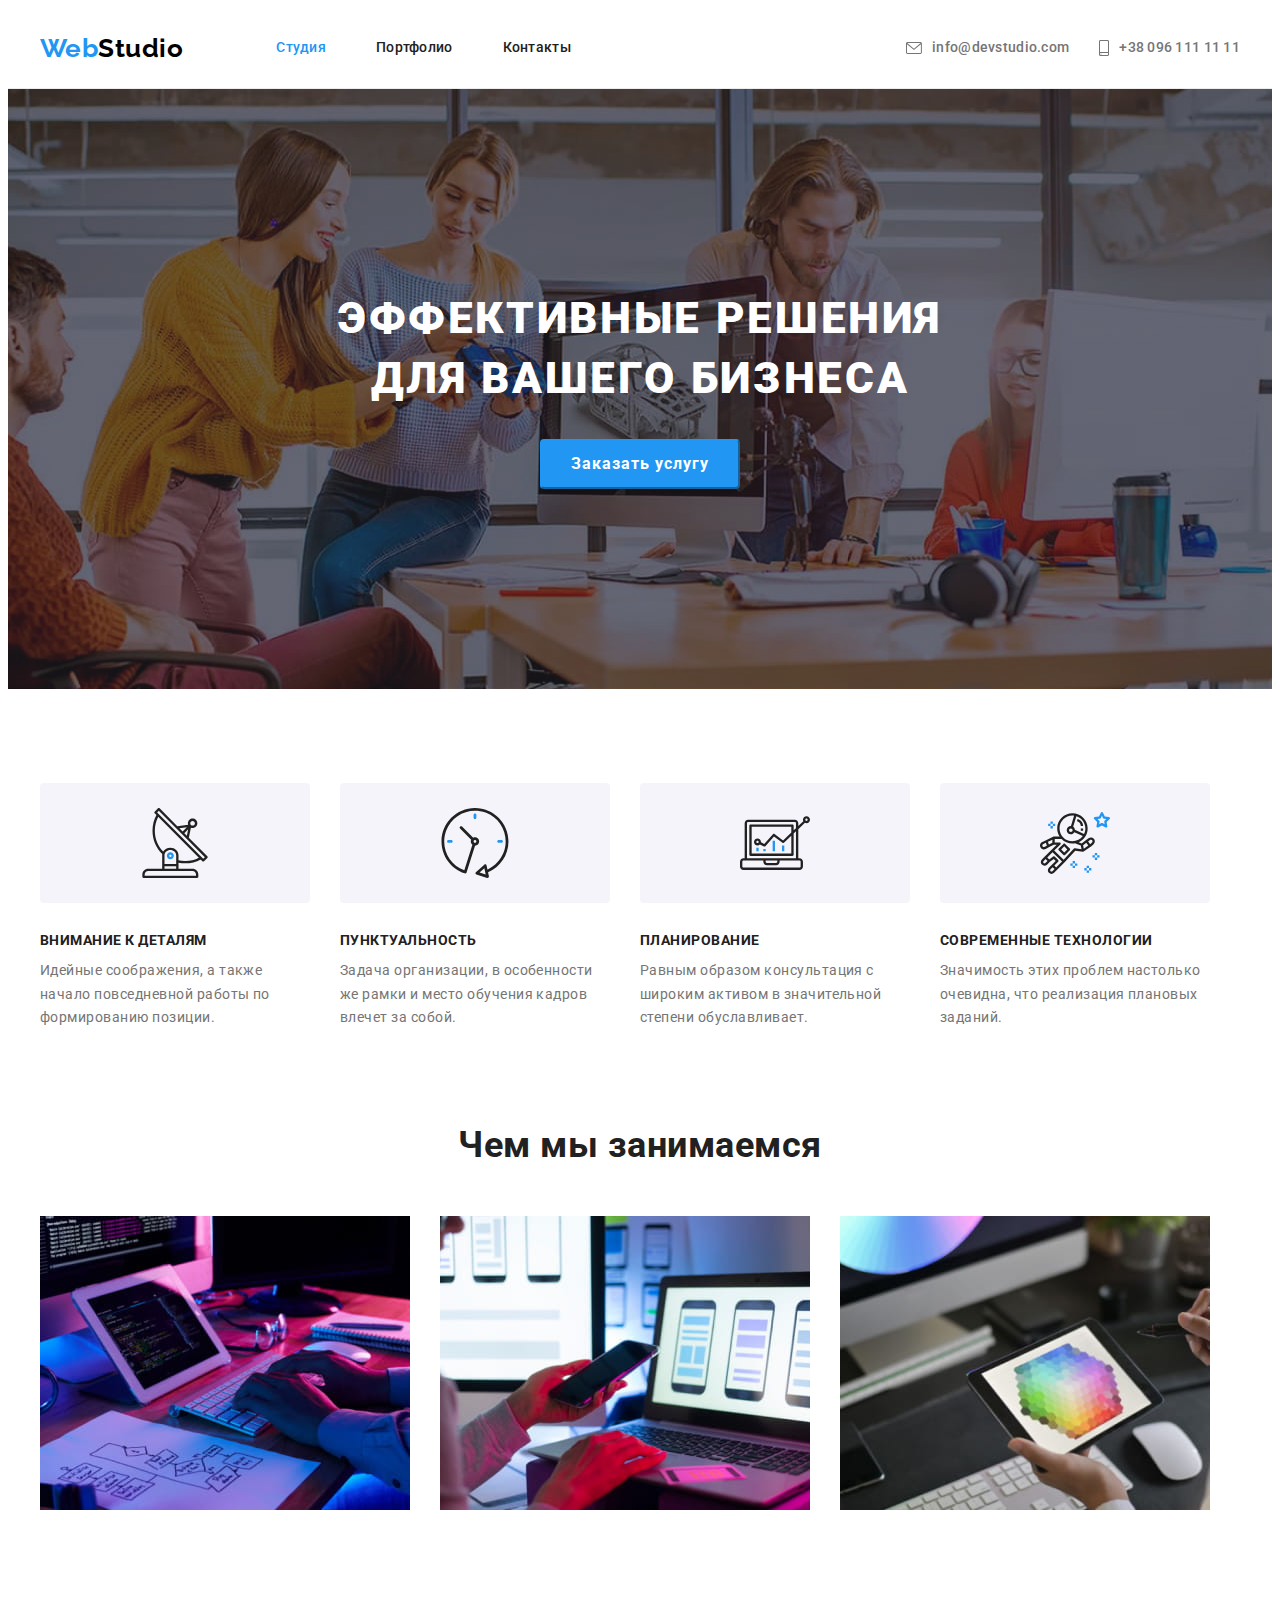
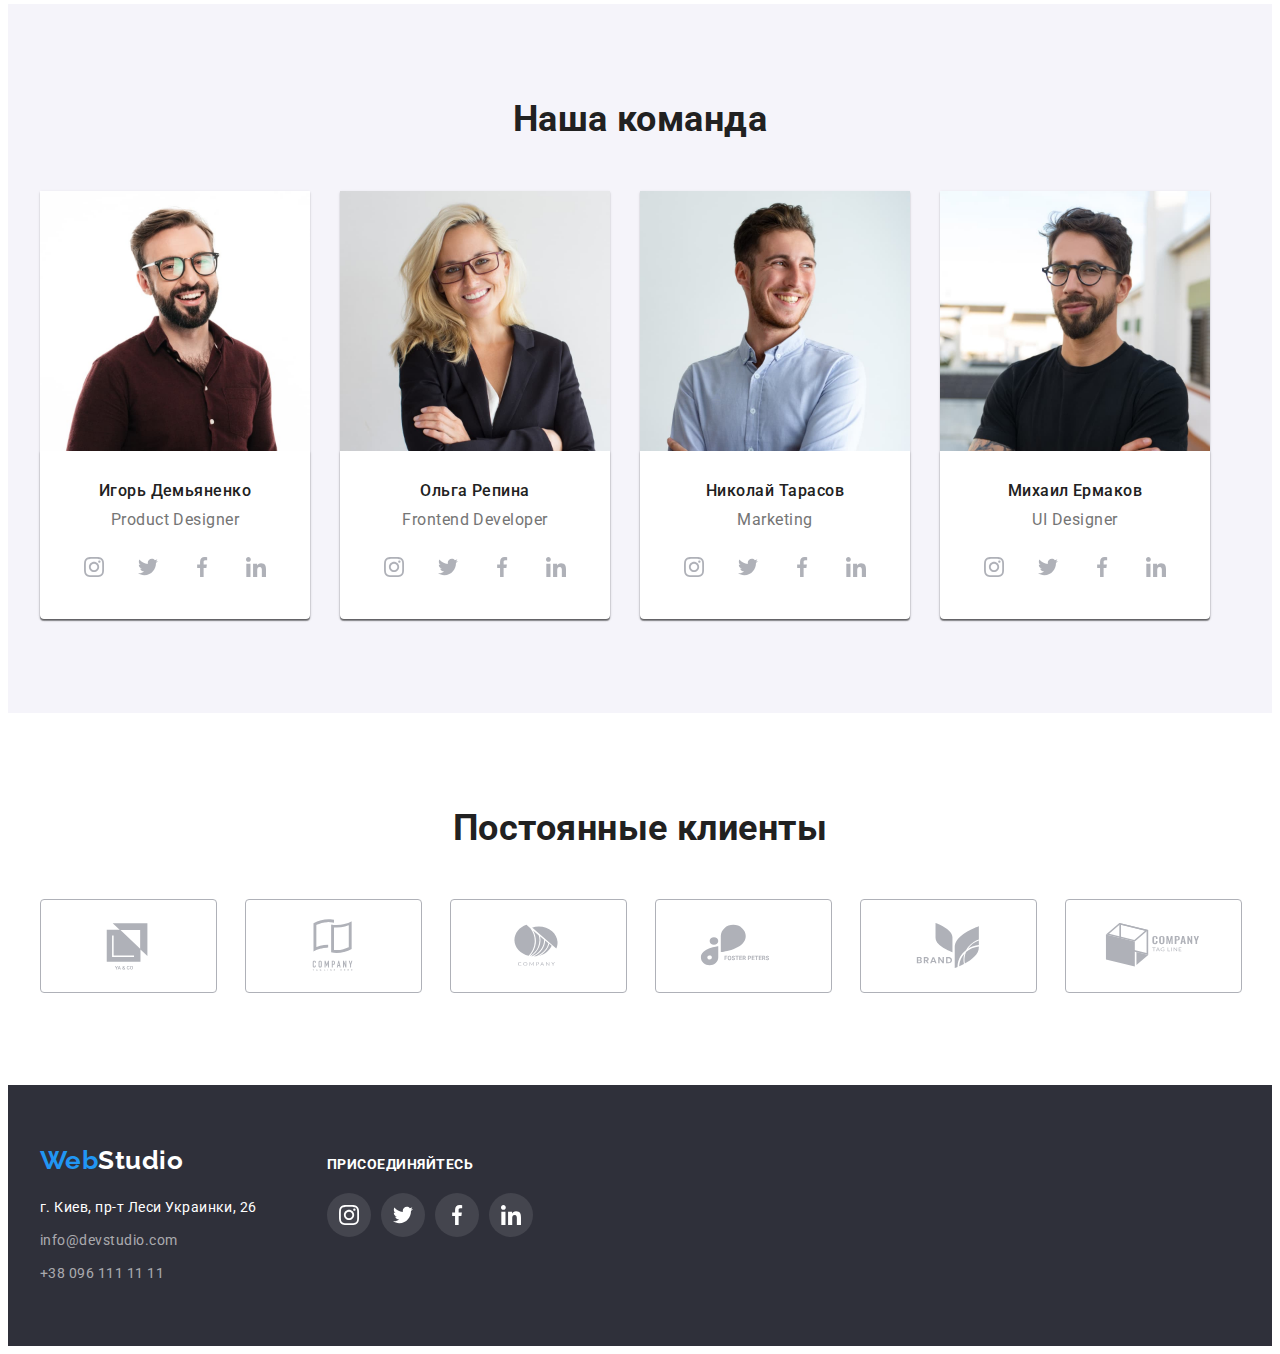
<file: index.html>
<!DOCTYPE html>
<html lang="ru">
  <head>
    <meta charset="UTF-8" />
    <meta http-equiv="X-UA-Compatible" content="IE=edge" />
    <meta name="viewport" content="width=device-width, initial-scale=1.0" />
    <title>Главная</title>
    <link rel="preconnect" href="https://fonts.googleapis.com" />
    <link rel="preconnect" href="https://fonts.gstatic.com" crossorigin />
    <link
      href="https://fonts.googleapis.com/css2?family=Raleway:wght@700&family=Roboto:wght@400;500;700;900&display=swap"
      rel="stylesheet"
    />
    <link
      rel="stylesheet"
      href="https://cdnjs.cloudflare.com/ajax/libs/modern-normalize/1.1.0/modern-normalize.min.css"
      integrity="sha512-wpPYUAdjBVSE4KJnH1VR1HeZfpl1ub8YT/NKx4PuQ5NmX2tKuGu6U/JRp5y+Y8XG2tV+wKQpNHVUX03MfMFn9Q=="
      crossorigin="anonymous"
      referrerpolicy="no-referrer"
    />
    <link rel="stylesheet" href="./css/styles.css" />
  </head>
  <body>
    <header class="header">
      <div class="container header-container">
        <nav class="header-nav">
          <a class="header-logo logo link" lang="en" href="/">
            Web<span>Studio</span>
          </a>
          <ul class="header-list list">
            <li class="header-item">
              <a class="nav-link link current" href="./index.html">Студия</a>
            </li>
            <li class="header-item">
              <a class="nav-link link" href="./portfolio.html">Портфолио</a>
            </li>
            <li class="header-item">
              <a class="nav-link link" href="">Контакты</a>
            </li>
          </ul>
        </nav>
        <ul class="header-contacts list">
          <li class="header-contacts-item">
            <a class="header-contacts link" href="mailto:info@devstudio.com">
              <svg class="header-icon-link" width="16" height="12">
                <use href="./images/icons.svg#icon-email"></use>
              </svg>
              info@devstudio.com
            </a>
          </li>
          <li class="header-contacts-item">
            <a class="header-contacts link" href="tel:+380961111111">
              <svg class="header-icon-link" width="10" height="16">
                <use href="./images/icons.svg#icon-number"></use>
              </svg>
              +38 096 111 11 11
            </a>
          </li>
        </ul>
      </div>
    </header>
    <main>
      <!--Герой-->
      <section class="hero">
        <div class="container">
          <h1 class="hero-title">Эффективные решения для вашего бизнеса</h1>
          <button class="button" type="button">Заказать услугу</button>
        </div>
      </section>
      <!--Наши преимущества-->
      <section class="our-advantage section">
        <div class="container">
          <h2 class="section-title visually-hidden">Наши преимущества</h2>
          <ul class="list advantage-list">
            <li class="advantage-item">
              <div class="advantage-item-container">
                <svg class="advantage-item-icon" width="70" height="70">
                  <use href="./images/icons.svg#icon-antenna"></use>
                </svg>
              </div>
              <h3 class="advantage">Внимание к деталям</h3>
              <p class="we-the-best">
                Идейные соображения, а также начало повседневной работы по
                формированию позиции.
              </p>
            </li>
            <li class="advantage-item">
              <div class="advantage-item-container">
                <svg class="advantage-item-icon" width="70" height="70">
                  <use href="./images/icons.svg#icon-clock"></use>
                </svg>
              </div>
              <h3 class="advantage">Пунктуальность</h3>
              <p class="we-the-best">
                Задача организации, в особенности же рамки и место обучения
                кадров влечет за собой.
              </p>
            </li>
            <li class="advantage-item">
              <div class="advantage-item-container">
                <svg class="advantage-item-icon" width="70" height="70">
                  <use href="./images/icons.svg#icon-diagram"></use>
                </svg>
              </div>
              <h3 class="advantage">Планирование</h3>
              <p class="we-the-best">
                Равным образом консультация с широким активом в значительной
                степени обуславливает.
              </p>
            </li>
            <li class="advantage-item">
              <div class="advantage-item-container">
                <svg class="advantage-item-icon" width="70" height="70">
                  <use href="./images/icons.svg#icon-astronaut"></use>
                </svg>
              </div>
              <h3 class="advantage">Современные технологии</h3>
              <p class="we-the-best">
                Значимость этих проблем настолько очевидна, что реализация
                плановых заданий.
              </p>
            </li>
          </ul>
        </div>
      </section>
      <!--Чем мы занимаемся-->
      <section class="we-can section">
        <div class="container">
          <h2 class="section-title title-we-can">Чем мы занимаемся</h2>
          <ul class="we-can-list list">
            <li class="we-can-item">
              <img
                src="./images/box1.jpg"
                alt="Разработка проекта"
                width="370"
                height="294"
              />
            </li>
            <li class="we-can-item">
              <img
                src="./images/box2.jpg"
                alt="Внедрение проекта"
                width="370"
                height="294"
              />
            </li>
            <li class="we-can-item">
              <img
                src="./images/box3.jpg"
                alt="Сопровождение проекта"
                width="370"
                height="294"
              />
            </li>
          </ul>
        </div>
      </section>
      <!--Наша команда-->
      <section class="section we">
        <div class="container">
          <h2 class="section-title title-we">Наша команда</h2>
          <ul class="we-list list">
            <li class="we-item">
              <img
                src="./images/foto1.jpg"
                alt="Фото дизайнера"
                width="270"
                height="260"
              />
              <div class="container-card">
                <h3 class="team">Игорь Демьяненко</h3>
                <p class="position">Product Designer</p>
                <ul class="list card-icon-list">
                  <li class="card-icon-item">
                    <a class="card-icon-link link" href=""
                      ><svg class="card-icon-link-logo" width="20" height="20">
                        <use href="./images/icons.svg#icon-instagram"></use>
                      </svg>
                    </a>
                  </li>
                  <li class="card-icon-item">
                    <a class="card-icon-link link" href=""
                      ><svg class="card-icon-link-logo" width="20" height="20">
                        <use href="./images/icons.svg#icon-twitter"></use>
                      </svg>
                    </a>
                  </li>
                  <li class="card-icon-item">
                    <a class="card-icon-link link" href=""
                      ><svg class="card-icon-link-logo" width="20" height="20">
                        <use href="./images/icons.svg#icon-facebook"></use>
                      </svg>
                    </a>
                  </li>
                  <li class="card-icon-item">
                    <a class="card-icon-link link" href=""
                      ><svg class="card-icon-link-logo" width="20" height="20">
                        <use href="./images/icons.svg#icon-linkedin"></use>
                      </svg>
                    </a>
                  </li>
                </ul>
              </div>
            </li>
            <li class="we-item">
              <img
                src="./images/foto2.jpg"
                alt="Фото разработчика"
                width="270"
                height="260"
              />
              <div class="container-card">
                <h3 class="team">Ольга Репина</h3>
                <p class="position">Frontend Developer</p>
                <ul class="list card-icon-list">
                  <li class="card-icon-item">
                    <a class="card-icon-link link" href=""
                      ><svg class="card-icon-link-logo" width="20" height="20">
                        <use href="./images/icons.svg#icon-instagram"></use>
                      </svg>
                    </a>
                  </li>
                  <li class="card-icon-item">
                    <a class="card-icon-link link" href=""
                      ><svg class="card-icon-link-logo" width="20" height="20">
                        <use href="./images/icons.svg#icon-twitter"></use>
                      </svg>
                    </a>
                  </li>
                  <li class="card-icon-item">
                    <a class="card-icon-link link" href=""
                      ><svg class="card-icon-link-logo" width="20" height="20">
                        <use href="./images/icons.svg#icon-facebook"></use>
                      </svg>
                    </a>
                  </li>
                  <li class="card-icon-item">
                    <a class="card-icon-link link" href=""
                      ><svg class="card-icon-link-logo" width="20" height="20">
                        <use href="./images/icons.svg#icon-linkedin"></use>
                      </svg>
                    </a>
                  </li>
                </ul>
              </div>
            </li>
            <li class="we-item">
              <img
                src="./images/foto3.jpg"
                alt="Фото маркетолога"
                width="270"
                height="260"
              />
              <div class="container-card">
                <h3 class="team">Николай Тарасов</h3>
                <p class="position">Marketing</p>
                <ul class="list card-icon-list">
                  <li class="card-icon-item">
                    <a class="card-icon-link link" href=""
                      ><svg class="card-icon-link-logo" width="20" height="20">
                        <use href="./images/icons.svg#icon-instagram"></use>
                      </svg>
                    </a>
                  </li>
                  <li class="card-icon-item">
                    <a class="card-icon-link link" href=""
                      ><svg class="card-icon-link-logo" width="20" height="20">
                        <use href="./images/icons.svg#icon-twitter"></use>
                      </svg>
                    </a>
                  </li>
                  <li class="card-icon-item">
                    <a class="card-icon-link link" href=""
                      ><svg class="card-icon-link-logo" width="20" height="20">
                        <use href="./images/icons.svg#icon-facebook"></use>
                      </svg>
                    </a>
                  </li>
                  <li class="card-icon-item">
                    <a class="card-icon-link link" href=""
                      ><svg class="card-icon-link-logo" width="20" height="20">
                        <use href="./images/icons.svg#icon-linkedin"></use>
                      </svg>
                    </a>
                  </li>
                </ul>
              </div>
            </li>
            <li class="we-item">
              <img
                src="./images/foto4.jpg"
                alt="Фото UI дизайнера"
                width="270"
                height="260"
              />
              <div class="container-card">
                <h3 class="team">Михаил Ермаков</h3>
                <p class="position">UI Designer</p>
                <ul class="list card-icon-list">
                  <li class="card-icon-item">
                    <a class="card-icon-link link" href=""
                      ><svg class="card-icon-link-logo" width="20" height="20">
                        <use href="./images/icons.svg#icon-instagram"></use>
                      </svg>
                    </a>
                  </li>
                  <li class="card-icon-item">
                    <a class="card-icon-link link" href=""
                      ><svg class="card-icon-link-logo" width="20" height="20">
                        <use href="./images/icons.svg#icon-twitter"></use>
                      </svg>
                    </a>
                  </li>
                  <li class="card-icon-item">
                    <a class="card-icon-link link" href=""
                      ><svg class="card-icon-link-logo" width="20" height="20">
                        <use href="./images/icons.svg#icon-facebook"></use>
                      </svg>
                    </a>
                  </li>
                  <li class="card-icon-item">
                    <a class="card-icon-link link" href=""
                      ><svg class="card-icon-link-logo" width="20" height="20">
                        <use href="./images/icons.svg#icon-linkedin"></use>
                      </svg>
                    </a>
                  </li>
                </ul>
              </div>
            </li>
          </ul>
        </div>
      </section>
      <!--Постоянные клиенты-->
      <section class="clients">
        <div class="container">
          <h2 class="section-title clients-title">Постоянные клиенты</h2>
          <ul class="clients-list list">
            <li class="clients-item">
              <a class="clients-link link" href=""
                ><svg class="clients-link-logo" width="106" height="60">
                  <use href="./images/icons.svg#icon-logo1"></use>
                </svg>
              </a>
            </li>
            <li class="clients-item">
              <a class="clients-link link" href=""
                ><svg class="clients-link-logo" width="106" height="60">
                  <use href="./images/icons.svg#icon-logo2"></use>
                </svg>
              </a>
            </li>
            <li class="clients-item">
              <a class="clients-link link" href=""
                ><svg class="clients-link-logo" width="106" height="60">
                  <use href="./images/icons.svg#icon-logo3"></use>
                </svg>
              </a>
            </li>
            <li class="clients-item">
              <a class="clients-link link" href=""
                ><svg class="clients-link-logo" width="106" height="60">
                  <use href="./images/icons.svg#icon-logo4"></use>
                </svg>
              </a>
            </li>
            <li class="clients-item">
              <a class="clients-link link" href=""
                ><svg class="clients-link-logo" width="106" height="60">
                  <use href="./images/icons.svg#icon-logo5"></use>
                </svg>
              </a>
            </li>
            <li class="clients-item">
              <a class="clients-link link" href=""
                ><svg class="clients-link-logo" width="106" height="60">
                  <use href="./images/icons.svg#icon-logo6"></use>
                </svg>
              </a>
            </li>
          </ul>
        </div>
      </section>
    </main>

    <footer class="footer">
      <div class="container footer-container">
        <div class="container-footer-address">
          <a class="footer-logo logo link" lang="en" href="/">
            Web<span>Studio</span></a
          >
          <address>
            <ul class="list">
              <li class="footer-item">
                <a
                  class="footer-link-address link"
                  href="https://goo.gl/maps/N7Pswf6fHGkFFc3q9"
                  target="_blank"
                  rel="noreferrer nofollow noopener"
                  >г. Киев, пр-т Леси Украинки, 26</a
                >
              </li>
              <li class="footer-item">
                <a class="footer-link link" href="mailto:info@devstudio.com"
                  >info@devstudio.com</a
                >
              </li>
              <li class="footer-item">
                <a class="footer-link link" href="tel:+380961111111"
                  >+38 096 111 11 11</a
                >
              </li>
            </ul>
          </address>
        </div>
        <div class="container-footer-social">
          <p class="footer-social-title">присоединяйтесь</p>
          <ul class="footer-social-list list">
            <li class="footer-social-item">
              <a class="footer-icon-link link" href="/"
                ><svg class="footer-icon-link-logo" width="20" height="20">
                  <use href="./images/icons.svg#icon-instagram"></use>
                </svg>
              </a>
            </li>
            <li class="footer-social-item">
              <a class="footer-icon-link link" href="/"
                ><svg class="footer-icon-link-logo" width="20" height="20">
                  <use href="./images/icons.svg#icon-twitter"></use>
                </svg>
              </a>
            </li>
            <li class="footer-social-item">
              <a class="footer-icon-link link" href="/"
                ><svg class="footer-icon-link-logo" width="20" height="20">
                  <use href="./images/icons.svg#icon-facebook"></use>
                </svg>
              </a>
            </li>
            <li class="footer-social-item">
              <a class="footer-icon-link link" href="/"
                ><svg class="footer-icon-link-logo" width="20" height="20">
                  <use href="./images/icons.svg#icon-linkedin"></use>
                </svg>
              </a>
            </li>
          </ul>
        </div>
      </div>
    </footer>
  </body>
</html>
</file>
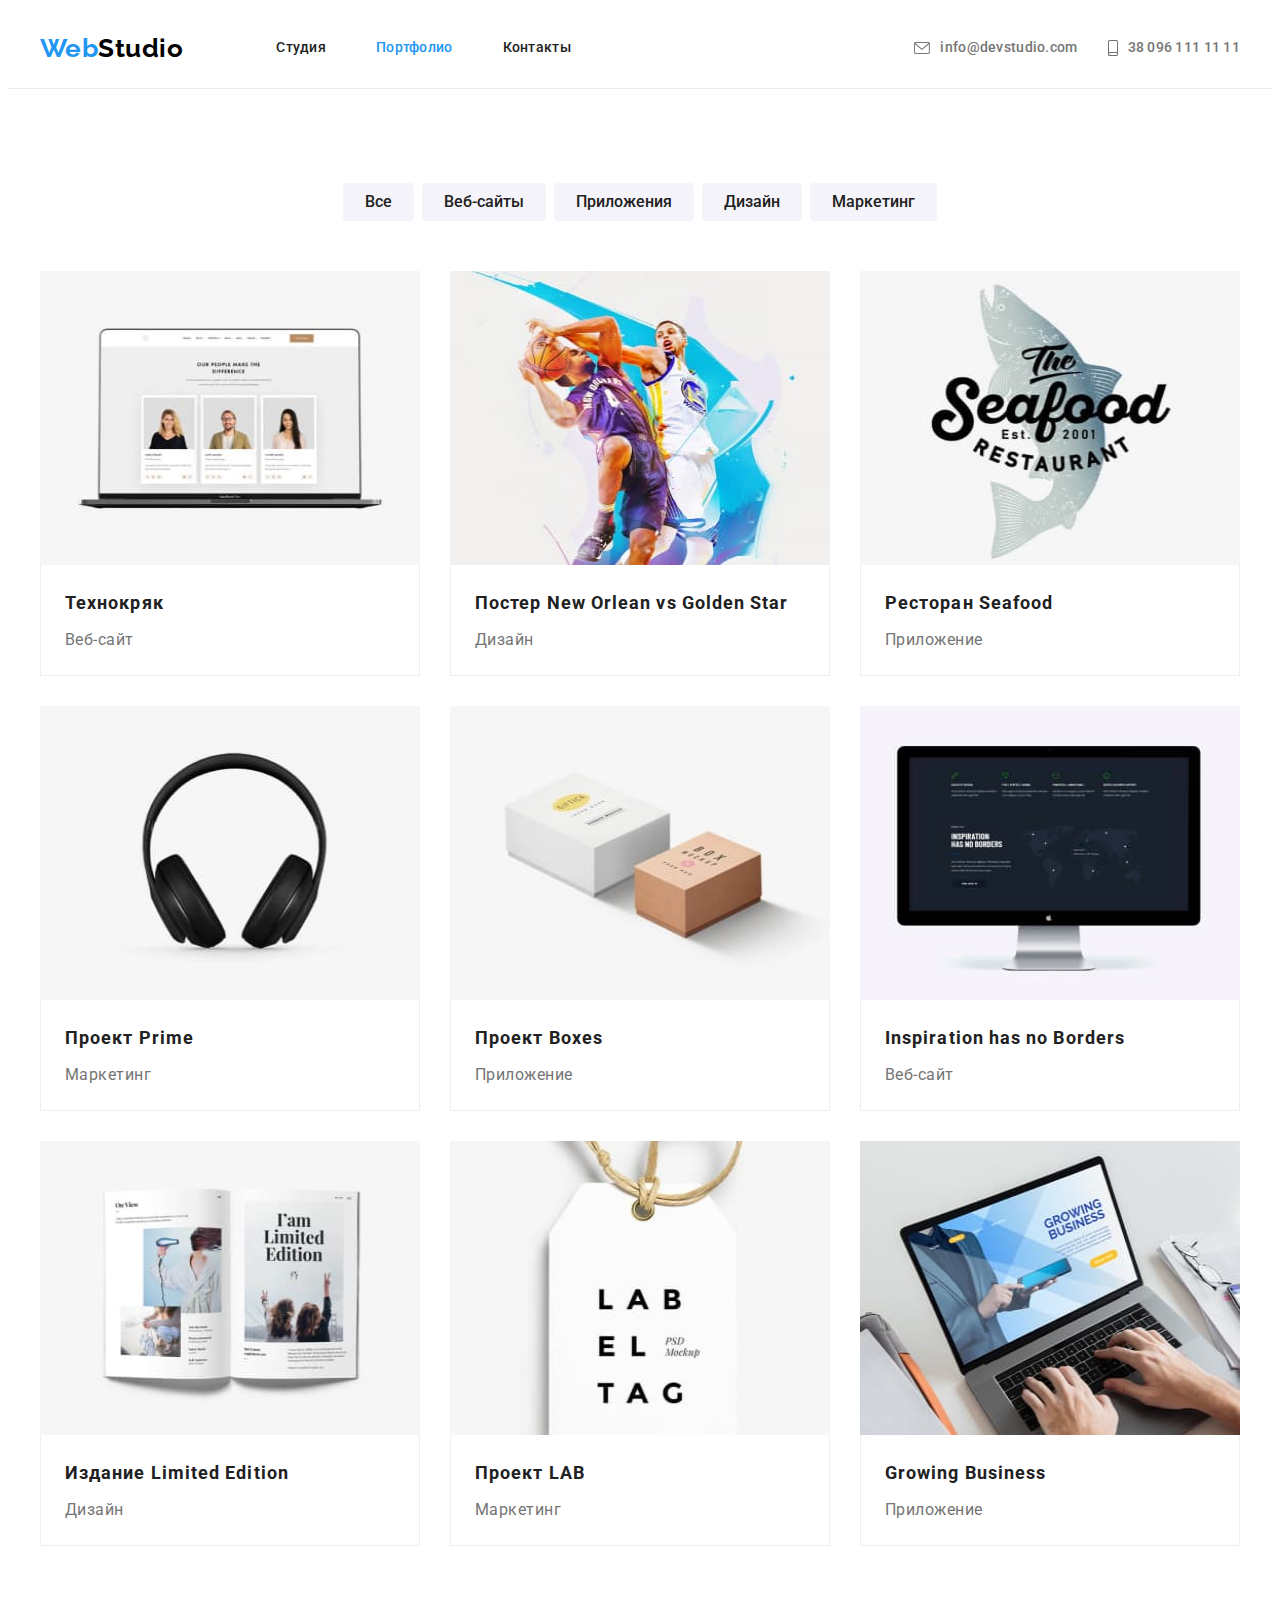
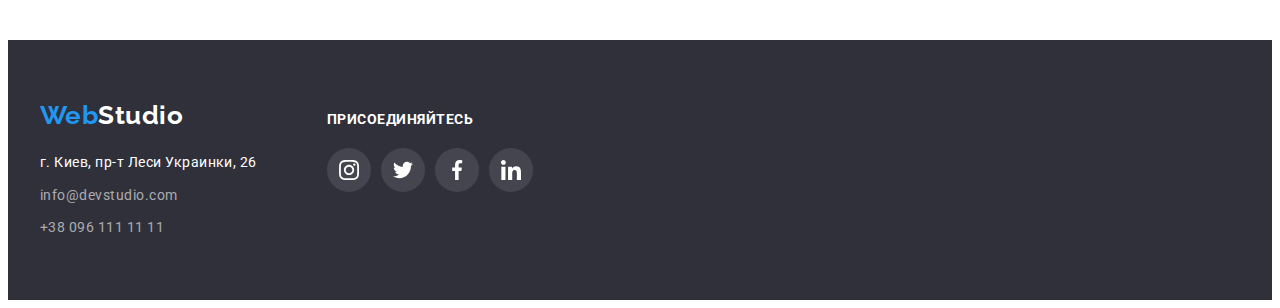
<file: portfolio.html>
<!DOCTYPE html>
<html lang="en">
  <head>
    <meta charset="UTF-8" />
    <meta http-equiv="X-UA-Compatible" content="IE=edge" />
    <meta name="viewport" content="width=device-width, initial-scale=1.0" />
    <title>Портфолио</title>
    <link rel="preconnect" href="https://fonts.googleapis.com" />
    <link rel="preconnect" href="https://fonts.gstatic.com" crossorigin />
    <link
      href="https://fonts.googleapis.com/css2?family=Raleway:wght@700&family=Roboto:wght@400;500;700;900&display=swap"
      rel="stylesheet"
    />
    <link
      rel="stylesheet"
      href="https://cdnjs.cloudflare.com/ajax/libs/modern-normalize/1.1.0/modern-normalize.min.css"
      integrity="sha512-wpPYUAdjBVSE4KJnH1VR1HeZfpl1ub8YT/NKx4PuQ5NmX2tKuGu6U/JRp5y+Y8XG2tV+wKQpNHVUX03MfMFn9Q=="
      crossorigin="anonymous"
      referrerpolicy="no-referrer"
    />
    <link rel="stylesheet" href="./css/styles.css" />
  </head>
  <body>
    <header class="header">
      <div class="container header-container">
        <nav class="header-nav">
          <a class="header-logo logo link" lang="en" href="/">
            Web<span>Studio</span>
          </a>
          <ul class="header-list list">
            <li class="header-item">
              <a class="nav-link link" href="./index.html">Студия</a>
            </li>
            <li class="header-item">
              <a class="nav-link link current" href="./portfolio.html"
                >Портфолио</a
              >
            </li>
            <li class="header-item">
              <a class="nav-link link" href="">Контакты</a>
            </li>
          </ul>
        </nav>
        <ul class="header-contacts list">
          <li class="header-contacts-item">
            <a class="header-contacts link" href="mailto:info@devstudio.com">
              <svg class="header-icon-link" width="16" height="12">
                <use href="./images/icons.svg#icon-email"></use>
              </svg>
              info@devstudio.com
            </a>
          </li>
          <li class="header-contacts-item">
            <a class="header-contacts link" href="tel:+380961111111">
              <svg class="header-icon-link" width="10" height="16">
                <use href="./images/icons.svg#icon-number"></use>
              </svg>
              38 096 111 11 11
            </a>
          </li>
        </ul>
      </div>
    </header>
    <main>
      <section class="portfolio">
        <div class="container">
          <h1 class="visually-hidden">Наши проекты</h1>
          <ul class="filter-list list">
            <li class="filter-item">
              <button class="button-portfolio all" type="button">Все</button>
            </li>
            <li class="filter-item">
              <button class="button-portfolio veb" type="button">
                Веб-сайты
              </button>
            </li>
            <li class="filter-item">
              <button class="button-portfolio applications" type="button">
                Приложения
              </button>
            </li>
            <li class="filter-item">
              <button class="button-portfolio design" type="button">
                Дизайн
              </button>
            </li>
            <li class="filter-item">
              <button class="button-portfolio" type="button">Маркетинг</button>
            </li>
          </ul>
          <ul class="card-list list">
            <li class="card-item">
              <a class="link card-link" href="">
                <img
                  class="card-img"
                  src="./images/portfolio1.jpg"
                  alt=""
                  width="370"
                  height="294"
                />
                <div class="card-container">
                  <h2 class="portfolio-title">Технокряк</h2>
                  <p class="portfolio-signatures">Веб-сайт</p>
                </div></a
              >
            </li>
            <li class="card-item">
              <a class="link card-link" href="">
                <img
                  class="card-img"
                  src="./images/portfolio2.jpg"
                  alt=""
                  width="370"
                  height="294"
                />
                <div class="card-container">
                  <h2 class="portfolio-title">
                    Постер New Orlean vs Golden Star
                  </h2>
                  <p class="portfolio-signatures">Дизайн</p>
                </div></a
              >
            </li>
            <li class="card-item">
              <a class="link card-link" href="">
                <img
                  class="card-img"
                  src="./images/portfolio3.jpg"
                  alt=""
                  width="370"
                  height="294"
                />
                <div class="card-container">
                  <h2 class="portfolio-title">Ресторан Seafood</h2>
                  <p class="portfolio-signatures">Приложение</p>
                </div></a
              >
            </li>
            <li class="card-item">
              <a class="link card-link" href="">
                <img
                  class="card-img"
                  src="./images/portfolio4.jpg"
                  alt=""
                  width="370"
                  height="294"
                />
                <div class="card-container">
                  <h2 class="portfolio-title">Проект Prime</h2>
                  <p class="portfolio-signatures">Маркетинг</p>
                </div></a
              >
            </li>
            <li class="card-item">
              <a class="link card-link" href="">
                <img
                  class="card-img"
                  src="./images/portfolio5.jpg"
                  alt=""
                  width="370"
                  height="294"
                />
                <div class="card-container">
                  <h2 class="portfolio-title">Проект Boxes</h2>
                  <p class="portfolio-signatures">Приложение</p>
                </div></a
              >
            </li>
            <li class="card-item">
              <a class="link card-link" href="">
                <img
                  class="card-img"
                  src="./images/portfolio6.jpg"
                  alt=""
                  width="370"
                  height="294"
                />
                <div class="card-container">
                  <h2 class="portfolio-title">Inspiration has no Borders</h2>
                  <p class="portfolio-signatures">Веб-сайт</p>
                </div></a
              >
            </li>
            <li class="card-item">
              <a class="link card-link" href="">
                <img
                  class="card-img"
                  src="./images/portfolio7.jpg"
                  alt=""
                  width="370"
                  height="294"
                />
                <div class="card-container">
                  <h2 class="portfolio-title">Издание Limited Edition</h2>
                  <p class="portfolio-signatures">Дизайн</p>
                </div></a
              >
            </li>
            <li class="card-item">
              <a class="link card-link" href="">
                <img
                  class="card-img"
                  src="./images/portfolio8.jpg"
                  alt=""
                  width="370"
                  height="294"
                />
                <div class="card-container">
                  <h2 class="portfolio-title">Проект LAB</h2>
                  <p class="portfolio-signatures">Маркетинг</p>
                </div></a
              >
            </li>
            <li class="card-item">
              <a class="link card-link" href="">
                <img
                  class="card-img"
                  src="./images/portfolio9.jpg"
                  alt=""
                  width="370"
                  height="294"
                />
                <div class="card-container">
                  <h2 class="portfolio-title">Growing Business</h2>
                  <p class="portfolio-signatures">Приложение</p>
                </div></a
              >
            </li>
          </ul>
        </div>
      </section>
    </main>

    <footer class="footer">
      <div class="container footer-container">
        <div class="container-footer-address">
          <a class="footer-logo logo link" lang="en" href="/">
            Web<span>Studio</span></a
          >
          <address>
            <ul class="list">
              <li class="footer-item">
                <a
                  class="footer-link-address link"
                  href="https://goo.gl/maps/N7Pswf6fHGkFFc3q9"
                  target="_blank"
                  rel="noreferrer nofollow noopener"
                  >г. Киев, пр-т Леси Украинки, 26</a
                >
              </li>
              <li class="footer-item">
                <a class="footer-link link" href="mailto:info@devstudio.com"
                  >info@devstudio.com</a
                >
              </li>
              <li class="footer-item">
                <a class="footer-link link" href="tel:+380961111111"
                  >+38 096 111 11 11</a
                >
              </li>
            </ul>
          </address>
        </div>
        <div class="container-footer-social">
          <p class="footer-social-title">присоединяйтесь</p>
          <ul class="footer-social-list list">
            <li class="footer-social-item">
              <a class="footer-icon-link link" href="/"
                ><svg class="footer-icon-link-logo" width="20" height="20">
                  <use href="./images/icons.svg#icon-instagram"></use>
                </svg>
              </a>
            </li>
            <li class="footer-social-item">
              <a class="footer-icon-link link" href="/">
                <svg class="footer-icon-link-logo" width="20" height="20">
                  <use href="./images/icons.svg#icon-twitter"></use>
                </svg>
              </a>
            </li>
            <li class="footer-social-item">
              <a class="footer-icon-link link" href="/">
                <svg class="footer-icon-link-logo" width="20" height="20">
                  <use href="./images/icons.svg#icon-facebook"></use>
                </svg>
              </a>
            </li>
            <li class="footer-social-item">
              <a class="footer-icon-link link" href="/">
                <svg class="footer-icon-link-logo" width="20" height="20">
                  <use href="./images/icons.svg#icon-linkedin"></use>
                </svg>
              </a>
            </li>
          </ul>
        </div>
      </div>
    </footer>
  </body>
</html>
</file>
<file: css/styles.css>
:root {
  --first-logo-color: #2196f3;
  --last-logo-color: #000000;
  --primery-text-color: #757575;
  --link-text-color: #212121;
  --secondary-text-color: #ffffff;
  --accent-color: #2196f3;
  --hero-footer-dg-color: #2f303a;
  --section-dg-color: #f5f4fa;
  --card-set-gap: 30px;
}

body {
  font-family: "Roboto", sans-serif;
  font-weight: 400;
  letter-spacing: 0.03em;
  color: var(--primery-text-color);
  background-color: #ffffff;
}

p,
h1,
h2,
h3,
h4,
h5,
h5 {
  margin: 0;
}

ul {
  margin: 0;
  padding: 0;
}

button {
  cursor: pointer;
}
img {
  display: block;
}

.list {
  list-style: none;
}

.link {
  text-decoration: none;
}

.visually-hidden {
  position: absolute;
  width: 1px;
  height: 1px;
  margin: -1px;
  border: 0;
  padding: 0;

  white-space: nowrap;
  clip-path: inset(100%);
  clip: rect(0 0 0 0);
  overflow: hidden;
}

.container {
  width: 1200px;
  padding-left: 15px;
  padding-right: 15px;
  margin-left: auto;
  margin-right: auto;
}

/*--------styles header----------*/

.header {
  border-bottom: 1px solid #ececec;
}
.header-container {
  display: flex;
  align-items: center;
}

.logo {
  font-family: "Raleway", sans-serif;
  font-weight: 700;
  font-size: 26px;
  line-height: 1.19;
  color: var(--first-logo-color);
}
.header-logo > span {
  color: #000000;
}
.header-logo {
  margin-right: 93px;
}
.header-nav {
  display: flex;
  align-items: center;
}
.header-item:not(:last-child) {
  margin-right: 50px;
}
.header-list {
  display: flex;
}
.header-item .link {
  font-weight: 500;
  font-size: 14px;
  line-height: 1.14;
  letter-spacing: 0.02em;
  color: var(--link-text-color);
}
.header-item .link:hover,
.header-item .link:focus {
  color: var(--accent-color);
}
.header-item .current {
  color: var(--accent-color);
}
.nav-link {
  display: block;
  padding-top: 32px;
  padding-bottom: 32px;
}
.header-contacts.list {
  display: flex;
  margin-left: auto;
}
.header-contacts-item:not(:last-child) {
  margin-right: 30px;
}
.header-contacts-item {
  color: var(--primery-text-color);
}
.header-contacts.link {
  font-weight: 500;
  font-size: 14px;
  line-height: 1.14;
  letter-spacing: 0.02em;
  color: currentColor;
  display: flex;
  align-items: center;
}
.header-icon-link {
  fill: currentColor;
  margin-right: 10px;
}

.header-contacts.link:hover,
.header-contacts.link:focus {
  color: var(--accent-color);
}

/*--------styles hero--------*/
.hero {
  background-color: var(--hero-footer-dg-color);
  padding-top: 200px;
  padding-bottom: 200px;
  margin-right: auto;
  margin-left: auto;
  text-align: center;
  background-image: linear-gradient(
      rgba(47, 48, 58, 0.4),
      rgba(47, 48, 58, 0.4)
    ),
    url(../images/fon.jpg);
  background-repeat: no-repeat;
  background-position: center;
  background-size: cover;
  max-width: 1600px;
}

.hero-title {
  font-weight: 900;
  font-size: 44px;
  line-height: 1.36;
  letter-spacing: 0.06em;
  text-transform: uppercase;
  color: var(--secondary-text-color);
  max-width: 696px;
  margin: 0 auto 30px auto;
}
.button {
  font-family: inherit;
  font-weight: 700;
  font-size: 16px;
  line-height: 1.87;

  align-items: center;
  letter-spacing: 0.06em;
  color: var(--secondary-text-color);
  background-color: var(--accent-color);
  border-color: var(--accent-color);
  box-shadow: 0px 4px 4px rgba(0, 0, 0, 0.15);
  border-radius: 4px;
  min-width: 200px;
  min-height: 50px;
  display: block;
  margin: 0 auto;
}
.button:hover,
.button:focus {
  background: #188ce8;
}

/*-------styles main-----*/
.our-advantage {
  padding-top: 94px;
  padding-bottom: 94px;
}
.advantage-list {
  display: flex;
  flex-wrap: wrap;
}
.advantage-list .advantage-item {
  display: block;
  width: 270px;
  margin-right: 30px;
}
.advantage-list .advantage-item:nth-child(4) {
  margin-right: 0;
}
.advantage-item-container {
  display: flex;
  background-color: #f5f4fa;
  border-radius: 4px;
  height: 120px;
  margin-bottom: 30px;
  justify-content: center;
  align-items: center;
}

.section-title {
  font-weight: 700;
  font-size: 36px;
  line-height: 1.17;
  text-align: center;
  color: var(--link-text-color);
}
.advantage {
  font-weight: 700;
  font-size: 14px;
  line-height: 1.14;
  text-transform: uppercase;
  color: var(--link-text-color);
  margin-bottom: 10px;
}
.we-the-best {
  font-size: 14px;
  line-height: 1.71;
}
.we-can {
  padding-bottom: 94px;
}
.title-we-can {
  margin-bottom: 50px;
}
.we-can-list {
  display: flex;
  flex-wrap: wrap;
}
.we-can-list .we-can-item:not(:last-child) {
  display: block;
  width: 370px;
  margin-right: 30px;
}
.we-can-list .we-can-item:last-child {
  display: block;
}

/*---------card-commands------------*/

.section.we {
  background-color: var(--section-dg-color);
  padding-top: 94px;
  padding-bottom: 94px;
}
.title-we {
  margin-bottom: 50px;
}
.we-list {
  display: flex;
  flex-wrap: wrap;
}

.we-item {
  background: #ffffff;
  box-shadow: 0px 1px 3px rgba(0, 0, 0, 0.12), 0px 1px 1px rgba(0, 0, 0, 0.14),
    0px 2px 1px rgba(0, 0, 0, 0.2);
  border-radius: 0px 0px 4px 4px;
}

.we-list .we-item:not(:last-child) {
  width: 270px;
  margin-right: 30px;
}

.container-card {
  padding: 30px 20px 30px 20px;
  box-shadow: 0px 1px 3px rgb(0 0 0 / 12%), 0px 1px 1px rgb(0 0 0 / 14%),
    0px 2px 1px rgb(0 0 0 / 20%);
  border-radius: 0px 0px 4px 4px;
  text-align: center;
}

.team {
  font-weight: 500;
  font-size: 16px;
  line-height: 1.19;
  color: var(--link-text-color);
  margin-bottom: 10px;
}

.position {
  font-size: 16px;
  line-height: 1.19;
  margin-bottom: 16px;
}
.card-icon-list {
  display: flex;
  justify-content: center;
}
.card-icon-item + .card-icon-item {
  margin-left: 10px;
}

.card-icon-link {
  width: 44px;
  height: 44px;
  background-color: var(--secondary-text-color);
  border-radius: 50%;
  display: flex;
  justify-content: center;
  align-items: center;
  color: #afb1b8;
}
.card-icon-link-logo {
  fill: currentColor;
}
.card-icon-link:hover,
.card-icon-link:focus {
  background-color: var(--accent-color);
  color: var(--secondary-text-color);
}
/*---------clients------------*/
.clients {
  padding-top: 94px;
  padding-bottom: 94px;
}
.clients-title {
  margin-bottom: 50px;
}
.clients-list {
  display: flex;
  flex-wrap: wrap;
  margin-left: -30px;
}
.clients-item {
  flex-basis: calc((100% - 180px) / 6);
  margin-left: 30px;
  width: 170px;
  height: 92px;
}
.clients-link {
  background-color: var(--secondary-text-color);
  width: 100%;
  height: 100%;
  border: 1px solid #afb1b8;
  border-radius: 4px;
  display: flex;
  justify-content: center;
  align-items: center;
  color: #afb1b8;
}
.clients-link-logo {
  fill: currentColor;
}
.clients-link:hover,
.clients-link:focus {
  color: var(--accent-color);
  border: 1px solid var(--accent-color);
}

/*---------portfolio-section------------*/
.portfolio {
  padding-top: 94px;
  padding-bottom: 94px;
}
.filter-list {
  display: flex;
  flex-wrap: wrap;
  margin-bottom: 50px;
  justify-content: center;
}

.button-portfolio {
  font-family: inherit;
  font-weight: 500;
  font-size: 16px;
  line-height: 1.62;
  text-align: center;
  color: var(--link-text-color);
  background-color: #f5f4fa;
  border-radius: 4px;
  border: 0;
  display: block;
  padding: 6px 22px;
  min-height: 38px;
}
.filter-list .filter-item:not(:last-child) {
  margin-right: 8px;
}
.filter-list .button-portfolio:hover,
.filter-list .button-portfolio:focus {
  color: var(--secondary-text-color);
  background-color: var(--accent-color);
  box-shadow: 0px 3px 1px rgba(0, 0, 0, 0.1), 0px 1px 2px rgba(0, 0, 0, 0.08),
    0px 2px 2px rgba(0, 0, 0, 0.12);
  border-radius: 4px;
}

.card-img {
  display: block;
  width: 100%;
}
.card-list {
  display: flex;
  flex-wrap: wrap;
  margin-left: calc(-1 * var(--card-set-gap));
  margin-top: calc(-1 * var(--card-set-gap));
  list-style: none;
}
.card-list > .card-item {
  flex-basis: calc((100% - 90px) / 3);
  margin-left: var(--card-set-gap);
  margin-top: var(--card-set-gap);
}

.card-container {
  padding: 20px 24px 20px 24px;
  border: 1px solid #eeeeee;
  box-sizing: border-box;
  border-top: 0;
}
.portfolio-title {
  font-weight: 700;
  font-size: 18px;
  line-height: 2;
  letter-spacing: 0.06em;
  color: var(--link-text-color);
  margin-bottom: 4px;
}
.portfolio-signatures {
  font-size: 16px;
  line-height: 1.87;
  color: var(--primery-text-color);
}
.card-link {
  display: block;
}
.card-link:hover,
.card-link:focus {
  box-shadow: 0px 1px 1px rgba(0, 0, 0, 0.12), 0px 4px 4px rgba(0, 0, 0, 0.06),
    1px 4px 6px rgba(0, 0, 0, 0.16);
}

/*------footer------*/
.footer {
  background-color: var(--hero-footer-dg-color);
  padding-top: 60px;
  padding-bottom: 60px;
}
.footer-container {
  display: flex;
  align-items: baseline;
}
.footer-logo > span {
  color: var(--secondary-text-color);
}
.footer-logo {
  display: block;
  margin-bottom: 20px;
}

.footer-item:not(:last-child) {
  margin-bottom: 9px;
}

.footer-link {
  font-style: normal;
  font-size: 14px;
  line-height: 1.71;
  color: rgba(255, 255, 255, 0.6);
}
.footer-link:hover,
.footer-link:focus {
  color: var(--secondary-text-color);
}
.footer-link-address {
  font-style: normal;
  font-size: 14px;
  line-height: 1.71;
  color: var(--secondary-text-color);
}
.container-footer-social {
  width: 206px;
  margin-left: 70px;
}

.footer-social-title {
  font-weight: 700;
  font-size: 14px;
  line-height: 1.14;
  text-transform: uppercase;
  color: var(--secondary-text-color);
  margin-bottom: 20px;
}
.footer-social-list {
  display: flex;
  justify-content: center;
}
.footer-social-item + .footer-social-item {
  margin-left: 10px;
}

.footer-icon-link {
  width: 44px;
  height: 44px;
  background-color: rgba(255, 255, 255, 0.1);
  border-radius: 50%;
  display: flex;
  justify-content: center;
  align-items: center;
}

.footer-icon-link-logo {
  fill: var(--secondary-text-color);
}

.footer-icon-link:hover,
.footer-icon-link:focus {
  background-color: var(--accent-color);
}
</file>
